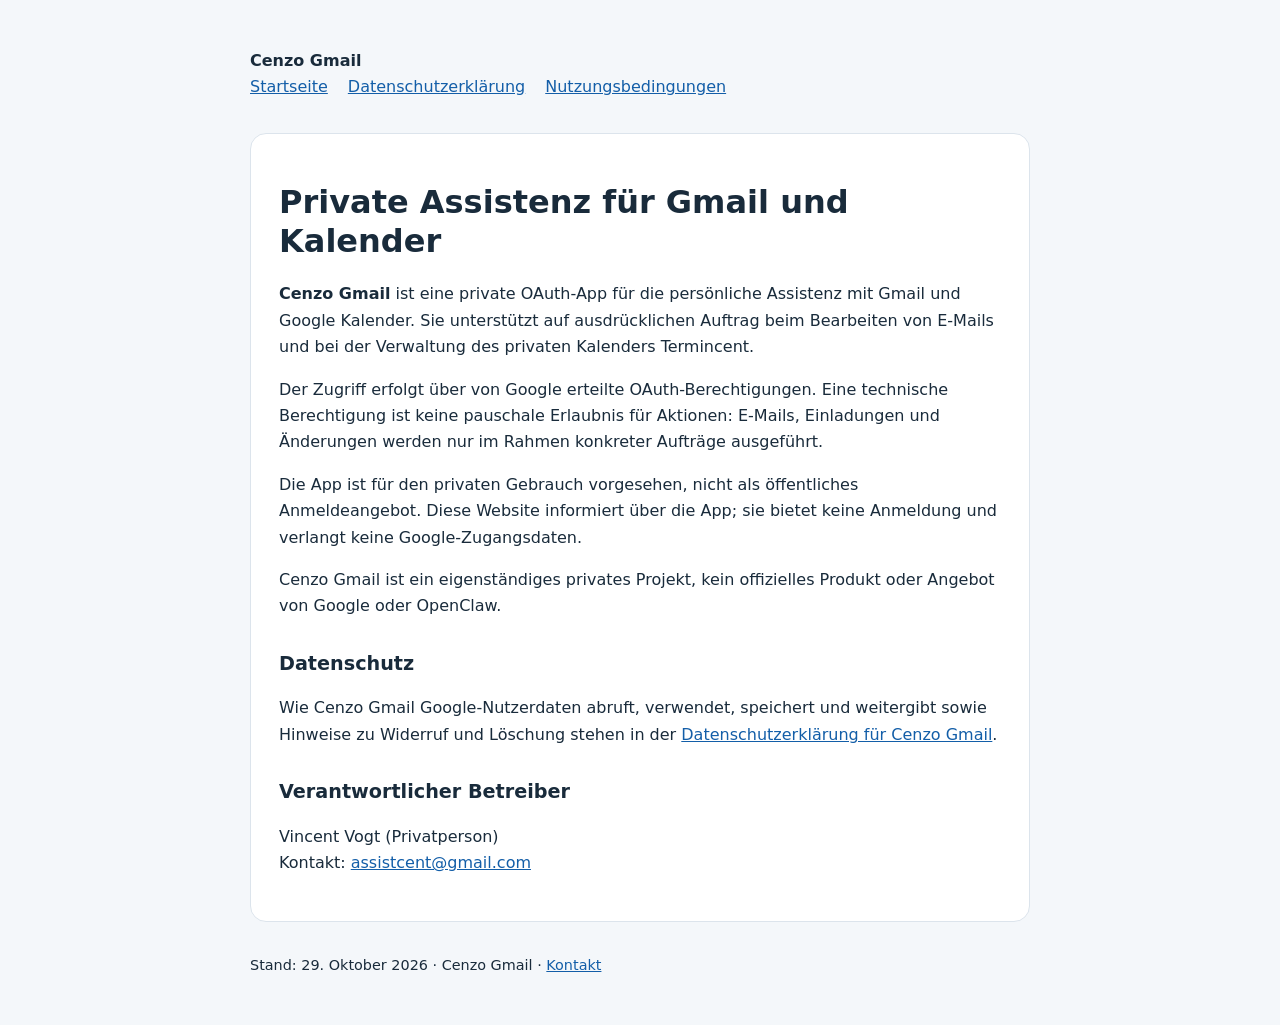
<file: index.html>
<!doctype html>
<html lang="de"><head><meta charset="utf-8"><meta name="viewport" content="width=device-width,initial-scale=1"><meta name="description" content="Cenzo Gmail – private Assistenz für Gmail und Google Kalender."><title>Private Assistenz für Gmail und Kalender | Cenzo Gmail</title><link rel="stylesheet" href="style.css"></head><body><header><strong>Cenzo Gmail</strong><nav aria-label="Hauptnavigation"><a href="index.html">Startseite</a><a href="https://hubcent.github.io/cenzo-gmail/datenschutz.html">Datenschutzerklärung</a><a href="nutzungsbedingungen.html">Nutzungsbedingungen</a></nav></header><main><h1>Private Assistenz für Gmail und Kalender</h1><p><strong>Cenzo Gmail</strong> ist eine private OAuth-App für die persönliche Assistenz mit Gmail und Google Kalender. Sie unterstützt auf ausdrücklichen Auftrag beim Bearbeiten von E-Mails und bei der Verwaltung des privaten Kalenders Termincent.</p><p>Der Zugriff erfolgt über von Google erteilte OAuth-Berechtigungen. Eine technische Berechtigung ist keine pauschale Erlaubnis für Aktionen: E-Mails, Einladungen und Änderungen werden nur im Rahmen konkreter Aufträge ausgeführt.</p><p>Die App ist für den privaten Gebrauch vorgesehen, nicht als öffentliches Anmeldeangebot. Diese Website informiert über die App; sie bietet keine Anmeldung und verlangt keine Google-Zugangsdaten.</p><p>Cenzo Gmail ist ein eigenständiges privates Projekt, kein offizielles Produkt oder Angebot von Google oder OpenClaw.</p><h2>Datenschutz</h2><p>Wie Cenzo Gmail Google-Nutzerdaten abruft, verwendet, speichert und weitergibt sowie Hinweise zu Widerruf und Löschung stehen in der <a href="https://hubcent.github.io/cenzo-gmail/datenschutz.html">Datenschutzerklärung für Cenzo Gmail</a>.</p><h2>Verantwortlicher Betreiber</h2><p>Vincent Vogt (Privatperson)<br>Kontakt: <a href="mailto:assistcent@gmail.com">assistcent@gmail.com</a></p></main><footer><p>Stand: 29. Oktober 2026 · Cenzo Gmail · <a href="mailto:assistcent@gmail.com">Kontakt</a></p></footer></body></html>
</file>
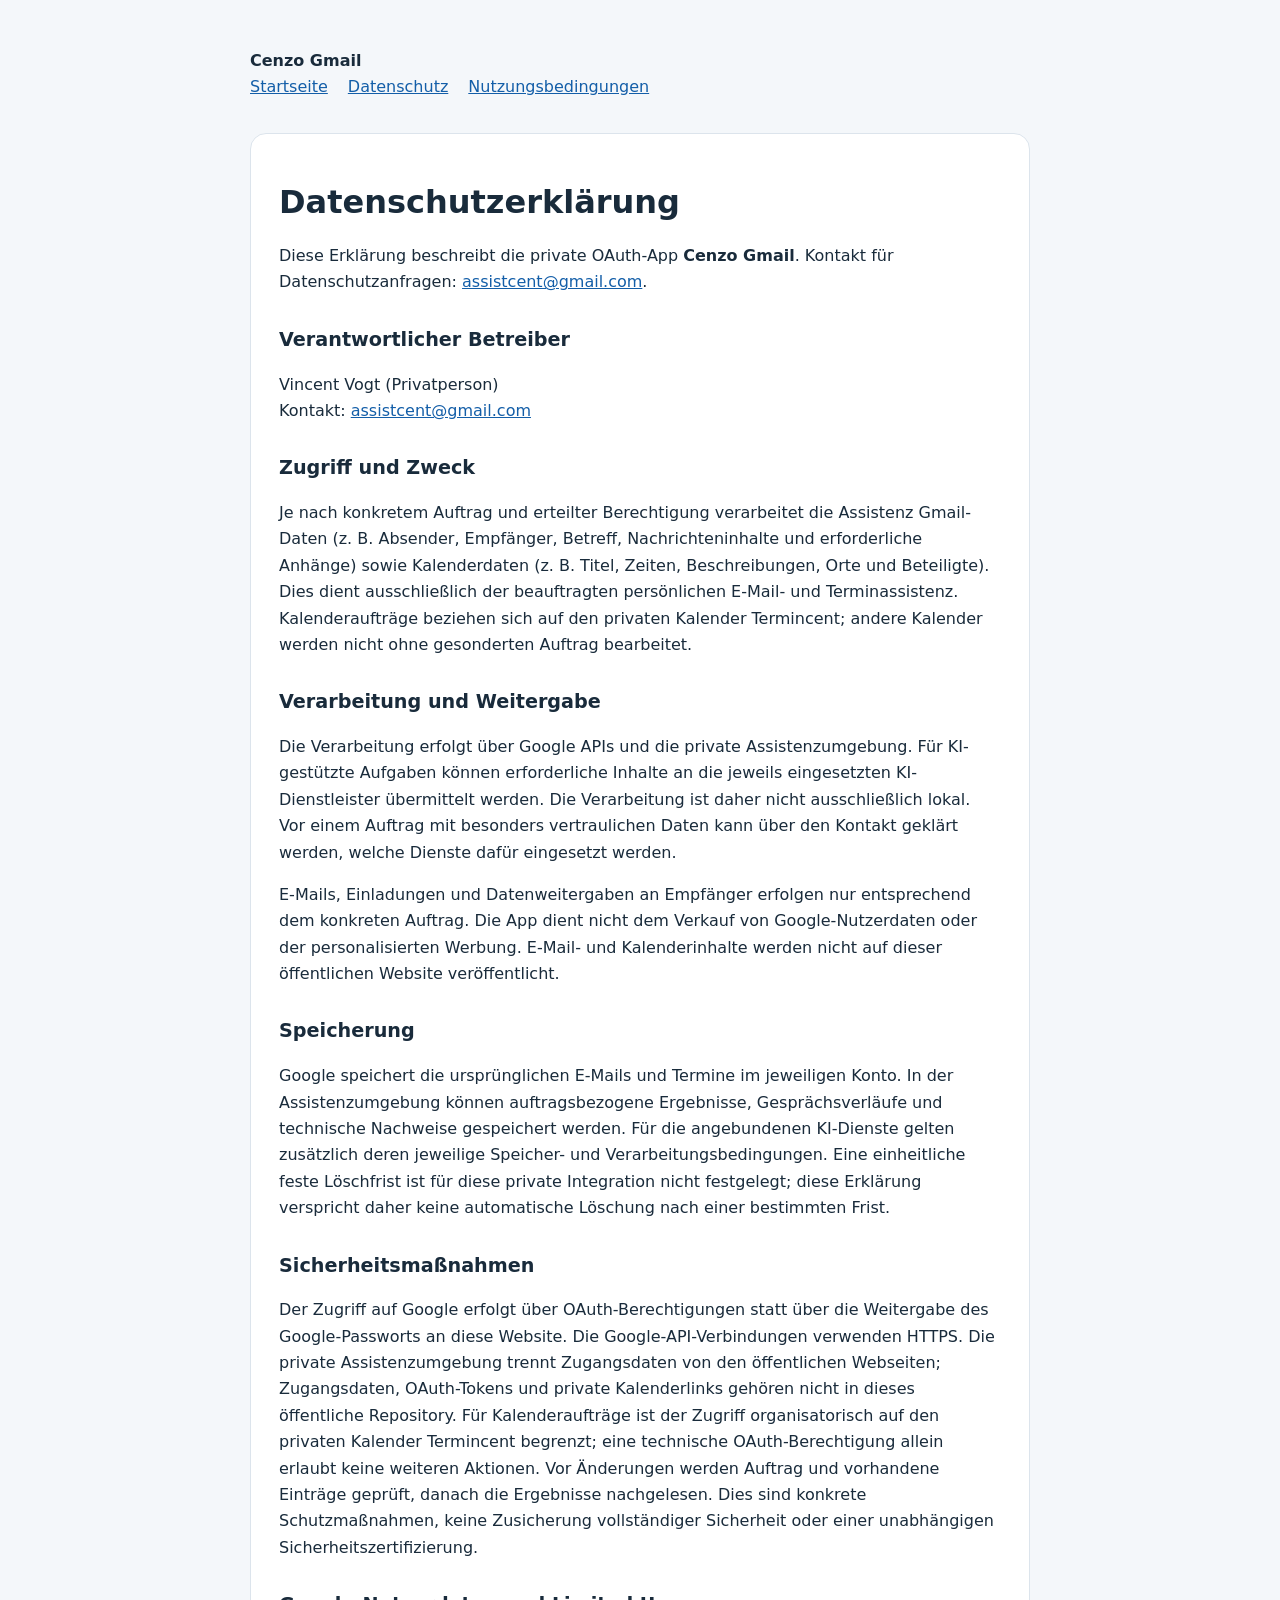
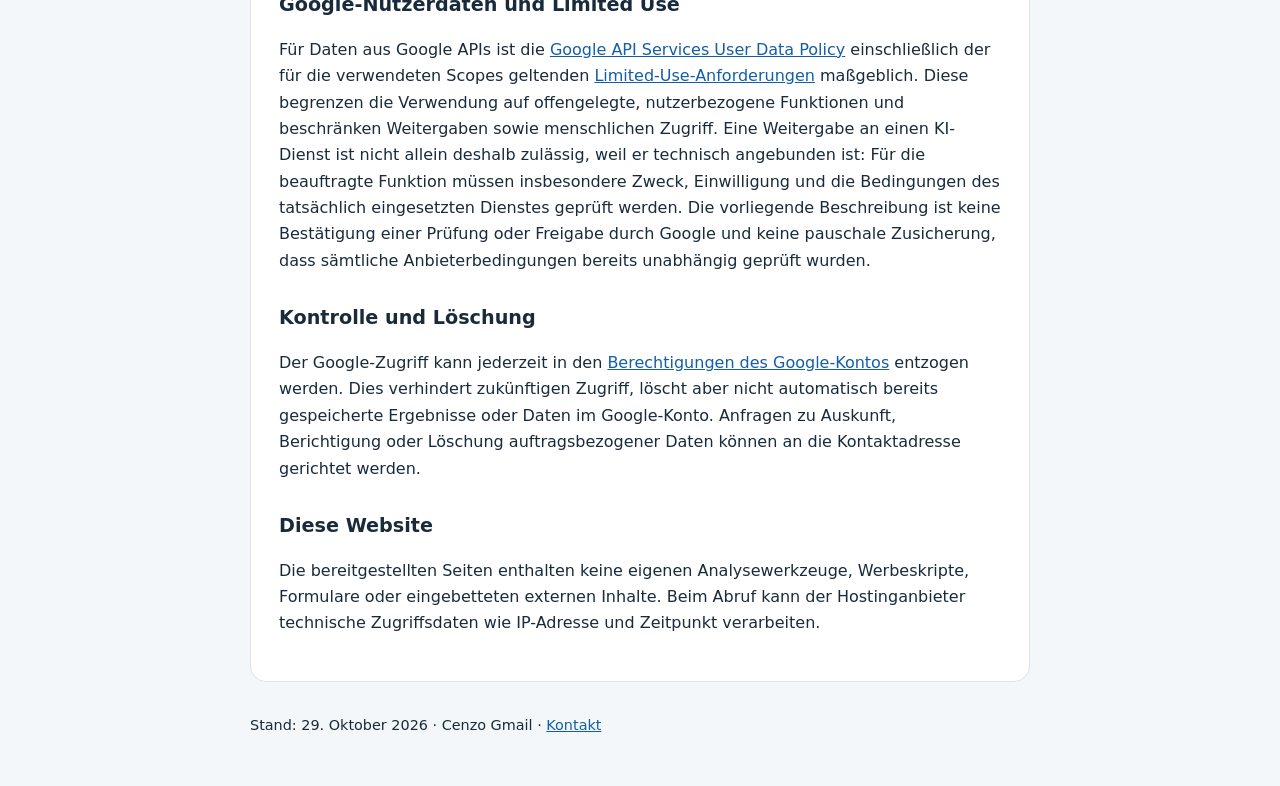
<file: datenschutz.html>
<!doctype html>
<html lang="de"><head><meta charset="utf-8"><meta name="viewport" content="width=device-width,initial-scale=1"><meta name="description" content="Cenzo Gmail – private Assistenz für Gmail und Google Kalender."><title>Datenschutzerklärung | Cenzo Gmail</title><link rel="stylesheet" href="style.css"></head><body><header><strong>Cenzo Gmail</strong><nav aria-label="Hauptnavigation"><a href="index.html">Startseite</a><a href="datenschutz.html">Datenschutz</a><a href="nutzungsbedingungen.html">Nutzungsbedingungen</a></nav></header><main><h1>Datenschutzerklärung</h1><p>Diese Erklärung beschreibt die private OAuth-App <strong>Cenzo Gmail</strong>. Kontakt für Datenschutzanfragen: <a href="mailto:assistcent@gmail.com">assistcent@gmail.com</a>.</p><h2>Verantwortlicher Betreiber</h2><p>Vincent Vogt (Privatperson)<br>Kontakt: <a href="mailto:assistcent@gmail.com">assistcent@gmail.com</a></p><h2>Zugriff und Zweck</h2><p>Je nach konkretem Auftrag und erteilter Berechtigung verarbeitet die Assistenz Gmail-Daten (z. B. Absender, Empfänger, Betreff, Nachrichteninhalte und erforderliche Anhänge) sowie Kalenderdaten (z. B. Titel, Zeiten, Beschreibungen, Orte und Beteiligte). Dies dient ausschließlich der beauftragten persönlichen E-Mail- und Terminassistenz. Kalenderaufträge beziehen sich auf den privaten Kalender Termincent; andere Kalender werden nicht ohne gesonderten Auftrag bearbeitet.</p><h2>Verarbeitung und Weitergabe</h2><p>Die Verarbeitung erfolgt über Google APIs und die private Assistenzumgebung. Für KI-gestützte Aufgaben können erforderliche Inhalte an die jeweils eingesetzten KI-Dienstleister übermittelt werden. Die Verarbeitung ist daher nicht ausschließlich lokal. Vor einem Auftrag mit besonders vertraulichen Daten kann über den Kontakt geklärt werden, welche Dienste dafür eingesetzt werden.</p><p>E-Mails, Einladungen und Datenweitergaben an Empfänger erfolgen nur entsprechend dem konkreten Auftrag. Die App dient nicht dem Verkauf von Google-Nutzerdaten oder der personalisierten Werbung. E-Mail- und Kalenderinhalte werden nicht auf dieser öffentlichen Website veröffentlicht.</p><h2>Speicherung</h2><p>Google speichert die ursprünglichen E-Mails und Termine im jeweiligen Konto. In der Assistenzumgebung können auftragsbezogene Ergebnisse, Gesprächsverläufe und technische Nachweise gespeichert werden. Für die angebundenen KI-Dienste gelten zusätzlich deren jeweilige Speicher- und Verarbeitungsbedingungen. Eine einheitliche feste Löschfrist ist für diese private Integration nicht festgelegt; diese Erklärung verspricht daher keine automatische Löschung nach einer bestimmten Frist.</p><h2>Sicherheitsmaßnahmen</h2><p>Der Zugriff auf Google erfolgt über OAuth-Berechtigungen statt über die Weitergabe des Google-Passworts an diese Website. Die Google-API-Verbindungen verwenden HTTPS. Die private Assistenzumgebung trennt Zugangsdaten von den öffentlichen Webseiten; Zugangsdaten, OAuth-Tokens und private Kalenderlinks gehören nicht in dieses öffentliche Repository. Für Kalenderaufträge ist der Zugriff organisatorisch auf den privaten Kalender Termincent begrenzt; eine technische OAuth-Berechtigung allein erlaubt keine weiteren Aktionen. Vor Änderungen werden Auftrag und vorhandene Einträge geprüft, danach die Ergebnisse nachgelesen. Dies sind konkrete Schutzmaßnahmen, keine Zusicherung vollständiger Sicherheit oder einer unabhängigen Sicherheitszertifizierung.</p><h2>Google-Nutzerdaten und Limited Use</h2><p>Für Daten aus Google APIs ist die <a href="https://developers.google.com/terms/api-services-user-data-policy">Google API Services User Data Policy</a> einschließlich der für die verwendeten Scopes geltenden <a href="https://developers.google.com/terms/api-services-user-data-policy#additional_requirements_for_specific_api_scopes">Limited-Use-Anforderungen</a> maßgeblich. Diese begrenzen die Verwendung auf offengelegte, nutzerbezogene Funktionen und beschränken Weitergaben sowie menschlichen Zugriff. Eine Weitergabe an einen KI-Dienst ist nicht allein deshalb zulässig, weil er technisch angebunden ist: Für die beauftragte Funktion müssen insbesondere Zweck, Einwilligung und die Bedingungen des tatsächlich eingesetzten Dienstes geprüft werden. Die vorliegende Beschreibung ist keine Bestätigung einer Prüfung oder Freigabe durch Google und keine pauschale Zusicherung, dass sämtliche Anbieterbedingungen bereits unabhängig geprüft wurden.</p><h2>Kontrolle und Löschung</h2><p>Der Google-Zugriff kann jederzeit in den <a href="https://myaccount.google.com/permissions">Berechtigungen des Google-Kontos</a> entzogen werden. Dies verhindert zukünftigen Zugriff, löscht aber nicht automatisch bereits gespeicherte Ergebnisse oder Daten im Google-Konto. Anfragen zu Auskunft, Berichtigung oder Löschung auftragsbezogener Daten können an die Kontaktadresse gerichtet werden.</p><h2>Diese Website</h2><p>Die bereitgestellten Seiten enthalten keine eigenen Analysewerkzeuge, Werbeskripte, Formulare oder eingebetteten externen Inhalte. Beim Abruf kann der Hostinganbieter technische Zugriffsdaten wie IP-Adresse und Zeitpunkt verarbeiten.</p></main><footer><p>Stand: 29. Oktober 2026 · Cenzo Gmail · <a href="mailto:assistcent@gmail.com">Kontakt</a></p></footer></body></html>
</file>
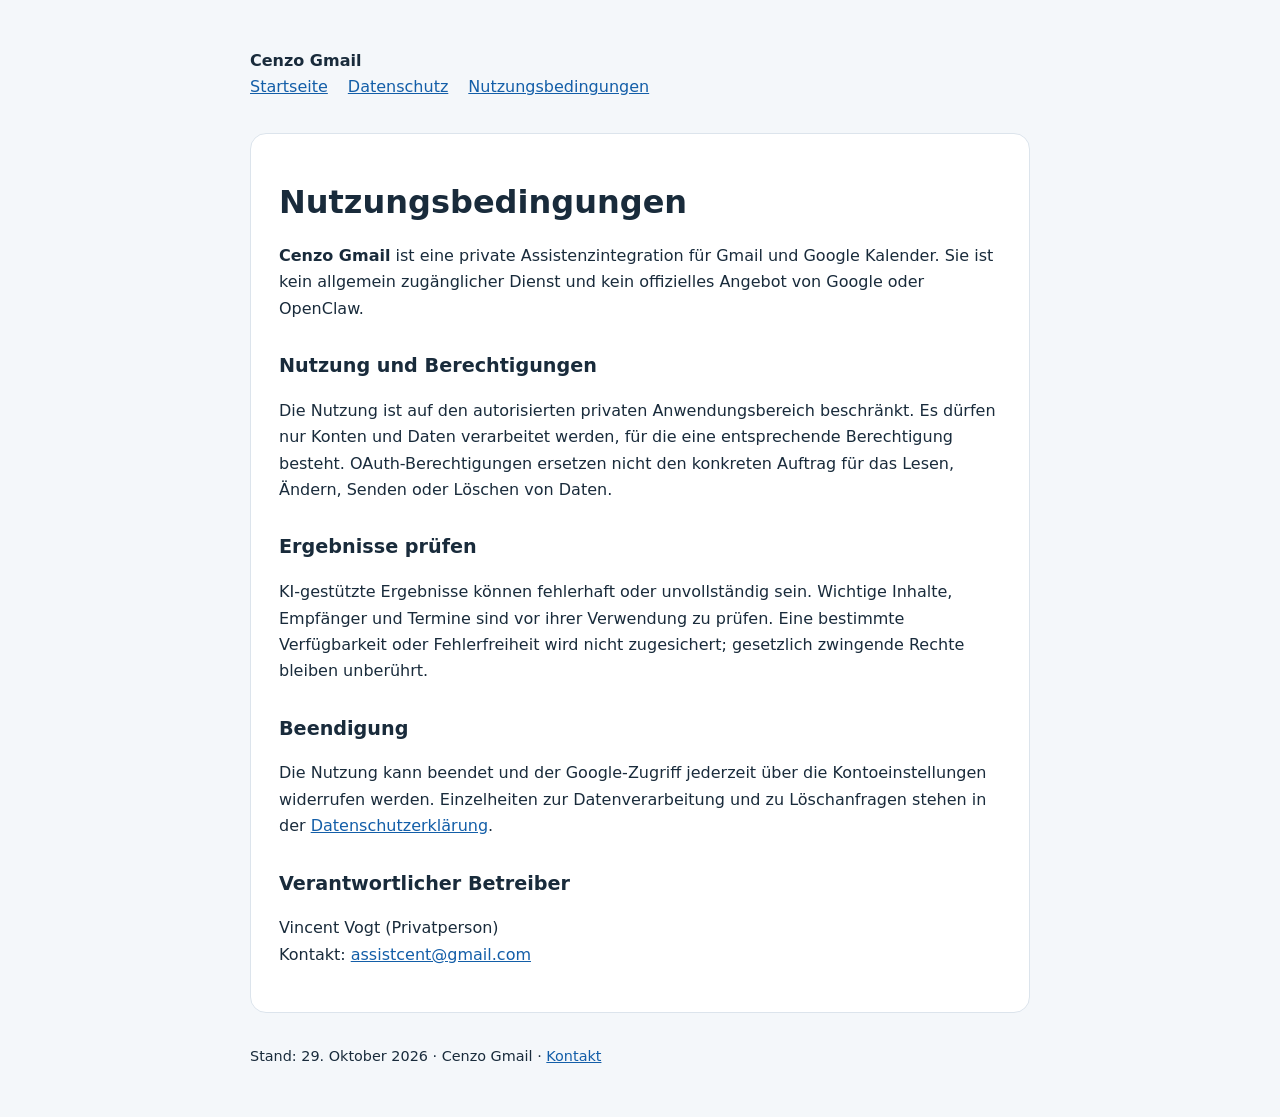
<file: nutzungsbedingungen.html>
<!doctype html>
<html lang="de"><head><meta charset="utf-8"><meta name="viewport" content="width=device-width,initial-scale=1"><meta name="description" content="Cenzo Gmail – private Assistenz für Gmail und Google Kalender."><title>Nutzungsbedingungen | Cenzo Gmail</title><link rel="stylesheet" href="style.css"></head><body><header><strong>Cenzo Gmail</strong><nav aria-label="Hauptnavigation"><a href="index.html">Startseite</a><a href="datenschutz.html">Datenschutz</a><a href="nutzungsbedingungen.html">Nutzungsbedingungen</a></nav></header><main><h1>Nutzungsbedingungen</h1><p><strong>Cenzo Gmail</strong> ist eine private Assistenzintegration für Gmail und Google Kalender. Sie ist kein allgemein zugänglicher Dienst und kein offizielles Angebot von Google oder OpenClaw.</p><h2>Nutzung und Berechtigungen</h2><p>Die Nutzung ist auf den autorisierten privaten Anwendungsbereich beschränkt. Es dürfen nur Konten und Daten verarbeitet werden, für die eine entsprechende Berechtigung besteht. OAuth-Berechtigungen ersetzen nicht den konkreten Auftrag für das Lesen, Ändern, Senden oder Löschen von Daten.</p><h2>Ergebnisse prüfen</h2><p>KI-gestützte Ergebnisse können fehlerhaft oder unvollständig sein. Wichtige Inhalte, Empfänger und Termine sind vor ihrer Verwendung zu prüfen. Eine bestimmte Verfügbarkeit oder Fehlerfreiheit wird nicht zugesichert; gesetzlich zwingende Rechte bleiben unberührt.</p><h2>Beendigung</h2><p>Die Nutzung kann beendet und der Google-Zugriff jederzeit über die Kontoeinstellungen widerrufen werden. Einzelheiten zur Datenverarbeitung und zu Löschanfragen stehen in der <a href="datenschutz.html">Datenschutzerklärung</a>.</p><h2>Verantwortlicher Betreiber</h2><p>Vincent Vogt (Privatperson)<br>Kontakt: <a href="mailto:assistcent@gmail.com">assistcent@gmail.com</a></p></main><footer><p>Stand: 29. Oktober 2026 · Cenzo Gmail · <a href="mailto:assistcent@gmail.com">Kontakt</a></p></footer></body></html>
</file>
<file: style.css>
:root{color-scheme:light;font-family:system-ui,sans-serif;color:#192b3b;background:#f4f7fa}body{max-width:780px;margin:48px auto;padding:0 24px;line-height:1.65}header,main,footer{margin-bottom:32px}nav{display:flex;flex-wrap:wrap;gap:20px}a{color:#135ea8}main{background:white;border:1px solid #dce4ec;border-radius:16px;padding:28px}h1{line-height:1.2}h2{font-size:1.2rem;margin-top:28px}.note{color:#4d6070}footer{font-size:.9rem}@media(max-width:500px){body{margin:24px auto;padding:0 16px}main{padding:20px}}
</file>
